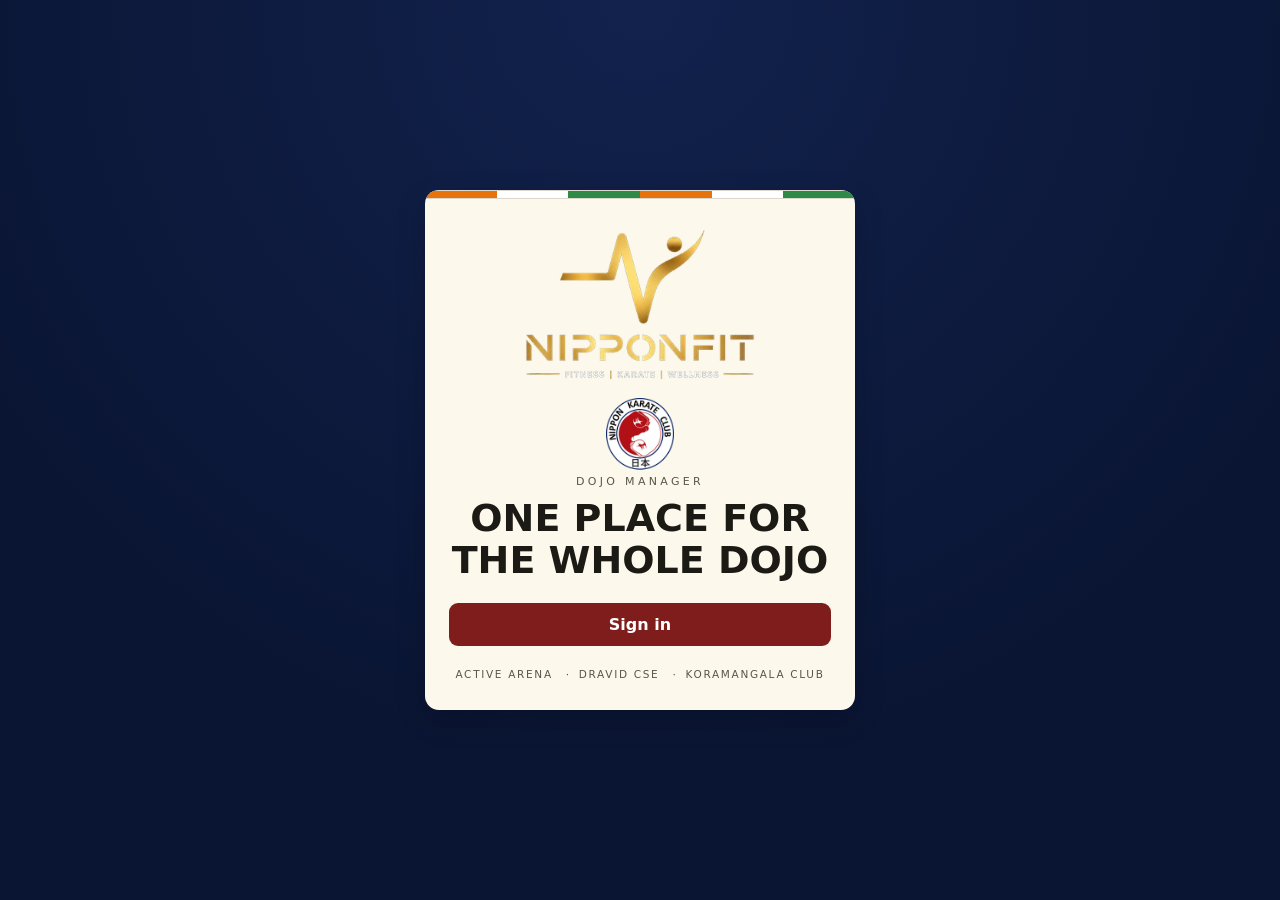
<file: index.html>
<!doctype html>
<html lang="en">
<head>
<meta charset="utf-8" />
<meta name="viewport" content="width=device-width, initial-scale=1, viewport-fit=cover" />
<title>Nippon Fit — Dojo Manager</title>
<meta name="description" content="Nippon Karate Club — attendance, fees, grading and medals." />
<meta name="theme-color" content="#0a1533" />
<link rel="manifest" href="manifest.json" />
<link rel="icon" href="icon-192.png" />
<link rel="apple-touch-icon" href="icon-192.png" />
<link rel="stylesheet" href="styles.css" />

<!-- Your Supabase address and key. The only file you ever edit. -->
<script src="config.js"></script>

<script>
/* Escape hatch: app.nipponfit.com/?reset signs you out, clears the saved
   app and returns you to the start. Kept from the old app because it is
   the one thing that can always get you unstuck. */
(function () {
  if (location.search.indexOf("reset") === -1) return;
  try { localStorage.clear(); sessionStorage.clear(); } catch (e) {}
  if (navigator.serviceWorker?.getRegistrations) {
    navigator.serviceWorker.getRegistrations().then(function (rs) {
      rs.forEach(function (r) { r.unregister(); });
    });
  }
  if (window.caches?.keys) {
    caches.keys().then(function (ks) { ks.forEach(function (k) { caches.delete(k); }); });
  }
  setTimeout(function () { location.replace("/"); }, 400);
})();
</script>

<script>
/* If anything goes wrong, say so on screen rather than showing nothing. */
window.addEventListener("error", function (e) { window.__nfShowError?.(e.message, e.filename, e.lineno); });
window.addEventListener("unhandledrejection", function (e) { window.__nfShowError?.(e.reason?.message || String(e.reason)); });
</script>
</head>

<body>
<div id="root"></div>

<noscript>
  <p style="color:#fff;padding:20px;font-family:sans-serif">
    This app needs JavaScript switched on.
  </p>
</noscript>

<script type="module" src="js/app.js"></script>
</body>
</html>
</file>
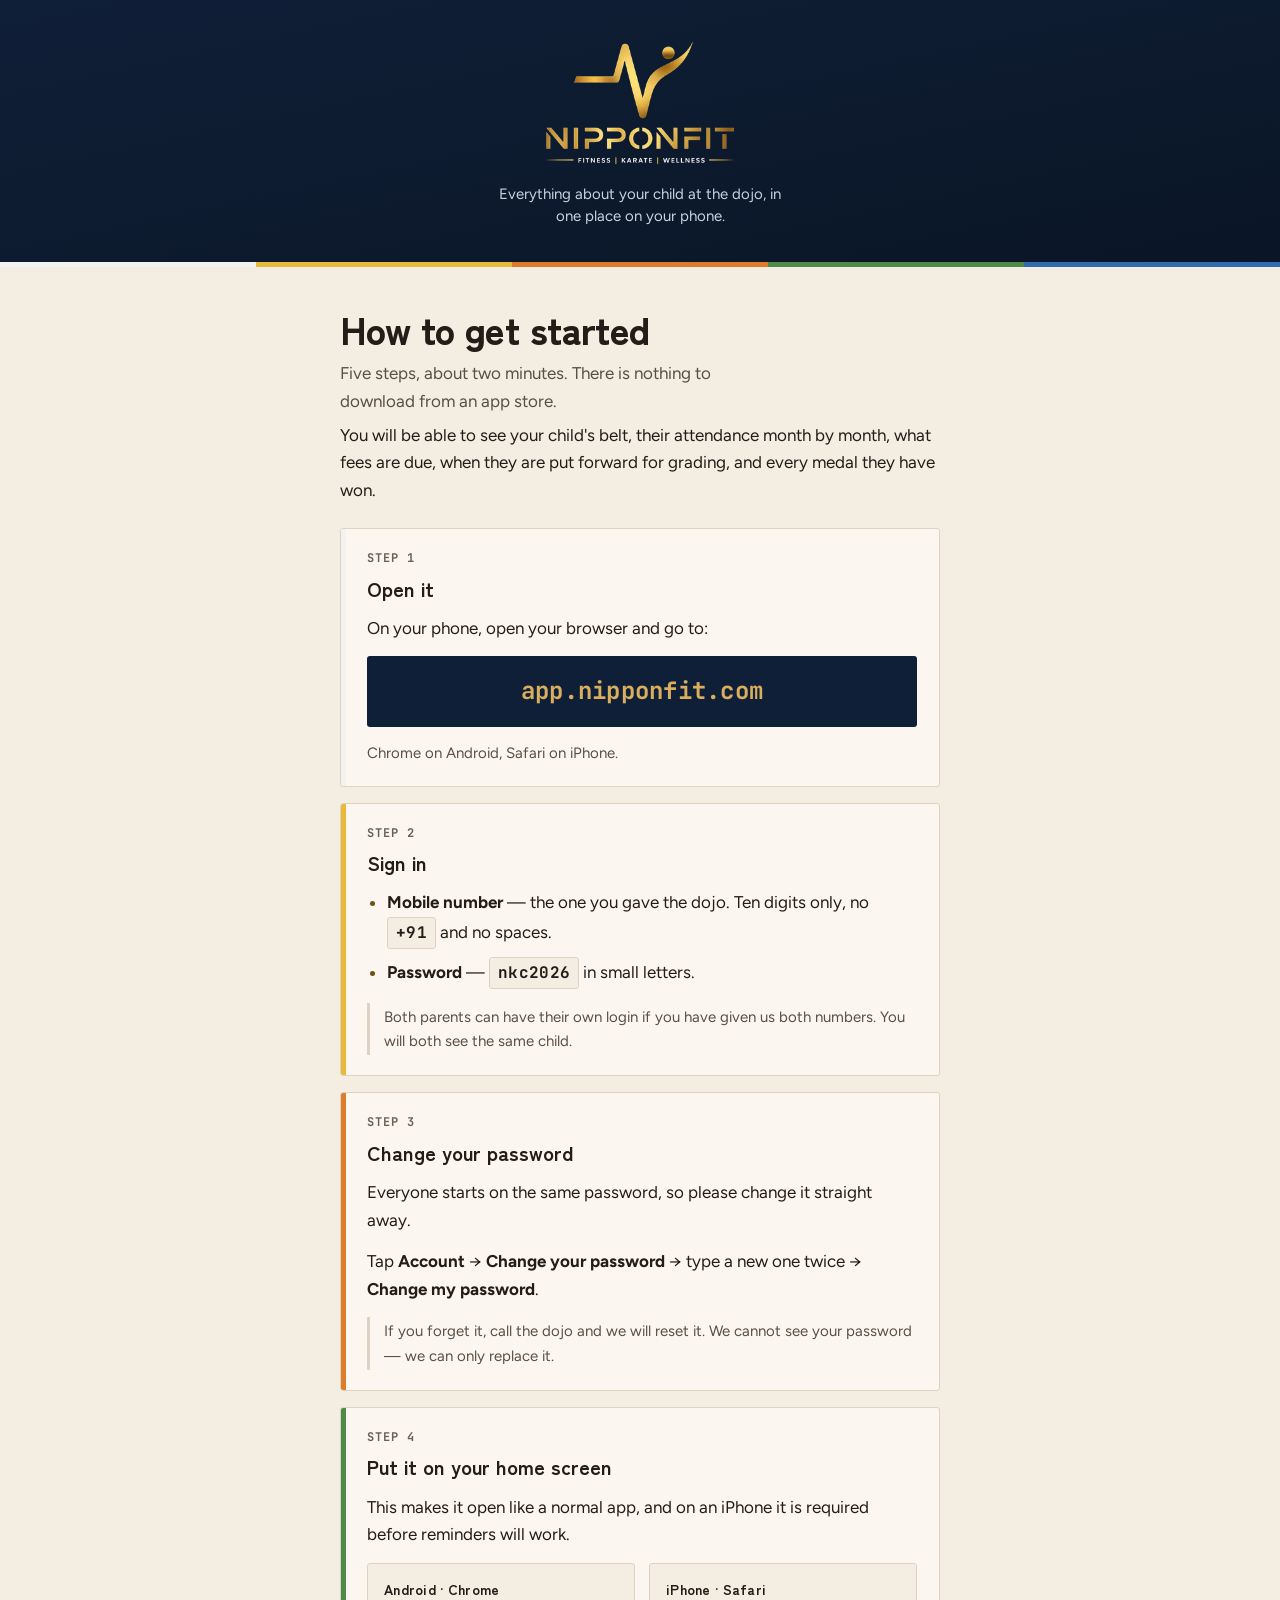
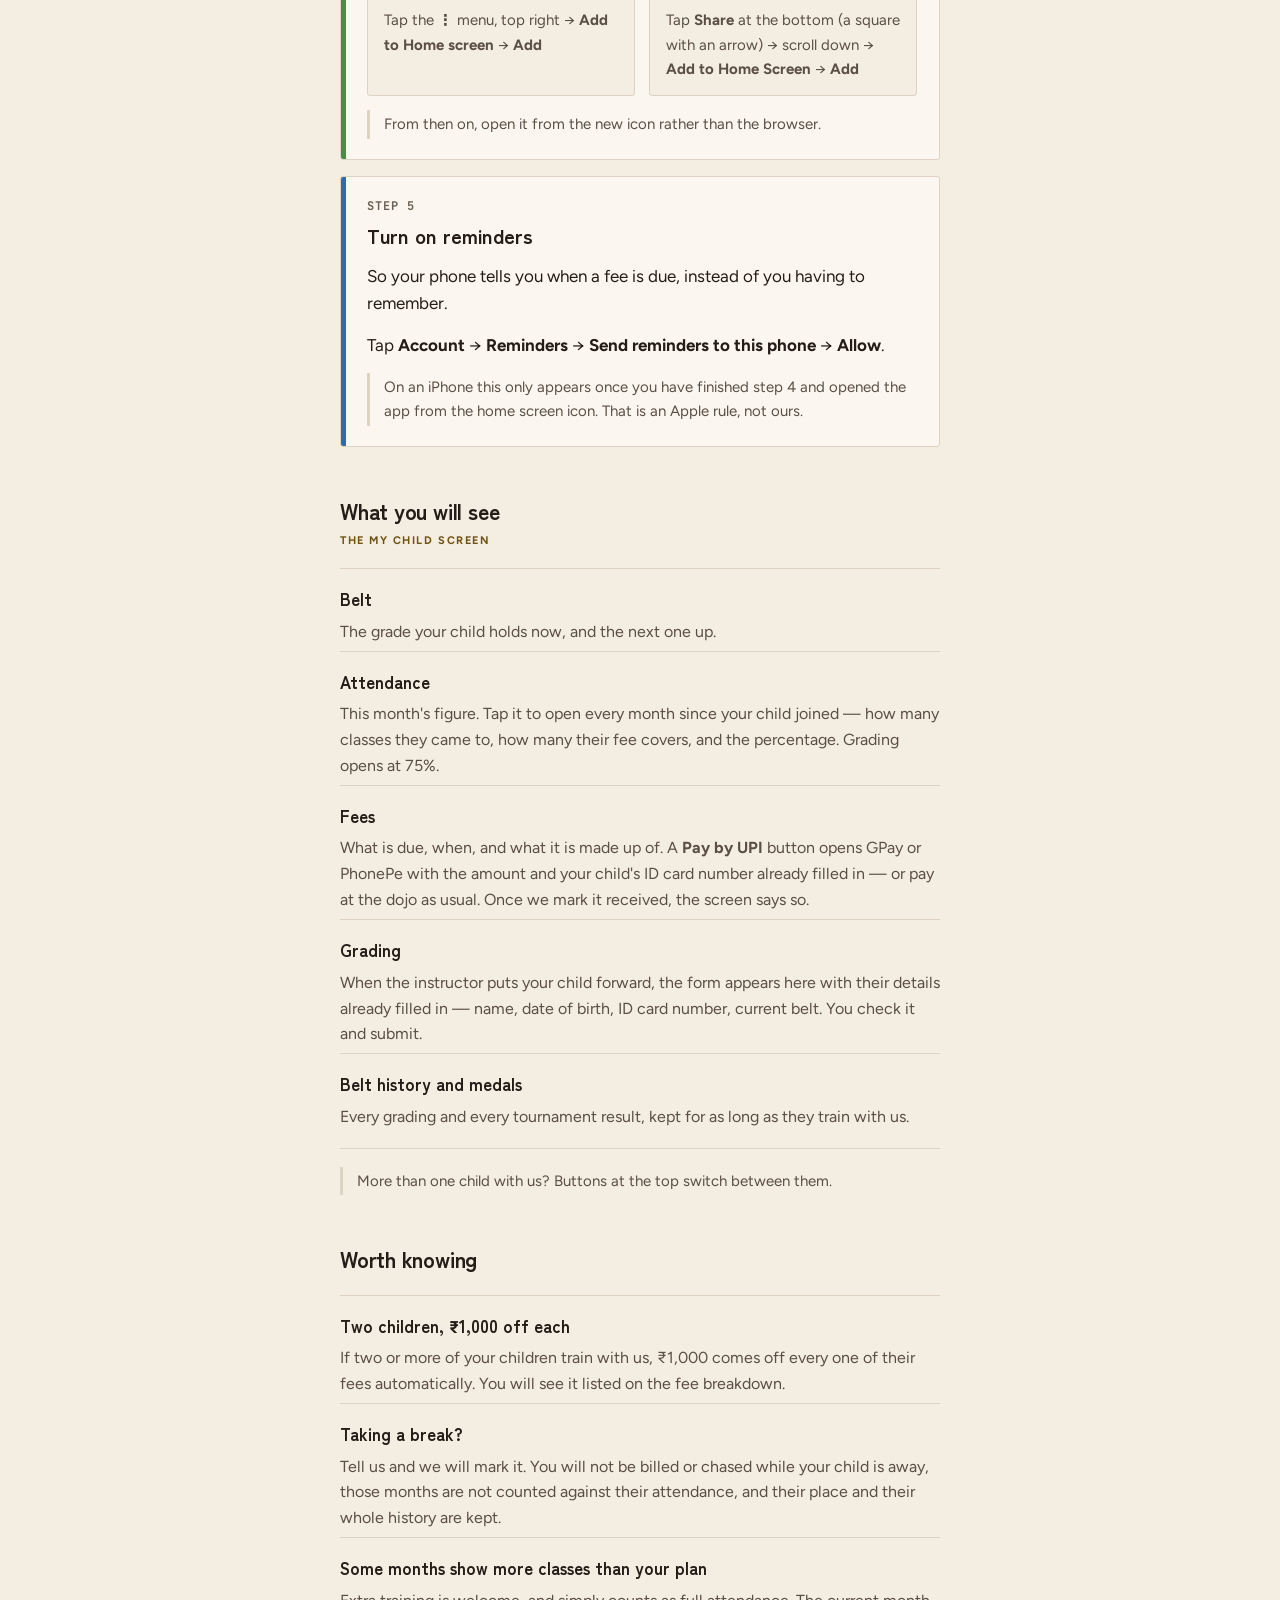
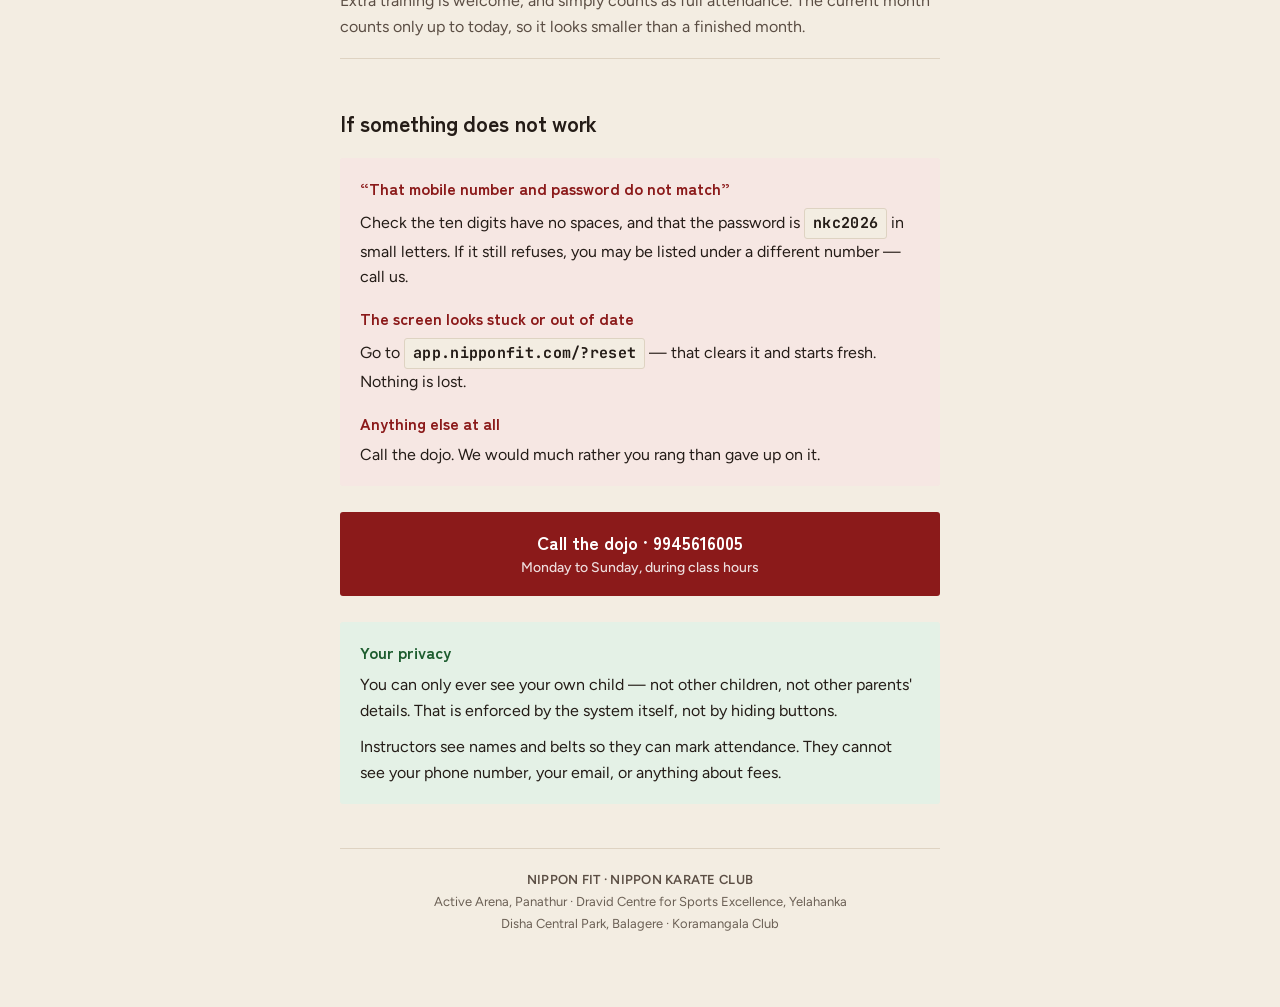
<file: guide.html>
<!doctype html>
<html lang="en">
<head>
<meta charset="utf-8">
<meta name="viewport" content="width=device-width, initial-scale=1">
<meta name="description" content="How to set up the Nippon Karate Club app: five steps, about two minutes.">
<meta name="theme-color" content="#101F38">
<link rel="icon" href="icon-192.png">
</head>
<body>
<title>Nippon Fit for Parents</title>
<link rel="preconnect" href="https://fonts.googleapis.com">
<link rel="preconnect" href="https://fonts.gstatic.com" crossorigin>
<link rel="stylesheet" href="https://fonts.googleapis.com/css2?family=Zen+Kaku+Gothic+New:wght@500;700;900&family=Figtree:wght@400;500;600;700&family=JetBrains+Mono:wght@500;700&display=swap">

<style>
  /* ---------------------------------------------------------------
     Palette taken from the club's own things: the gold of the logo,
     the navy of the app, the cream of its paper, the maroon of the
     seal. Neutrals lean warm-brown rather than grey, so they sit
     with the gold instead of fighting it.
     --------------------------------------------------------------- */
  :root {
    --night:      #101F38;
    --night-deep: #0A1626;
    --gold:       #B8892F;
    --gold-text:  #6F5214;
    --gold-bright:#D9AE5C;
    --paper:      #F3EDE2;
    --card:       #FBF7F0;
    --ink:        #241C17;
    --ink-soft:   #5B4E44;
    --ink-faint:  #6B6055;
    --rule:       #DED3C2;
    --seal:       #8B1A1A;
    --seal-wash:  #F6E7E3;
    --ok:         #1C5C2E;
    --ok-wash:    #E4F1E6;
    --on-seal:    #FFFFFF;
    --seal-hover: #6E1414;

    --belt-1: #F2F2F0;
    --belt-2: #E8B93B;
    --belt-3: #DE7C2B;
    --belt-4: #4C8B4A;
    --belt-5: #2F6BAF;
  }

  @media (prefers-color-scheme: dark) {
    :root:not([data-theme="light"]) {
      --night:      #0C1828;
      --night-deep: #060E19;
      --gold:       #D9AE5C;
      --gold-text:  #E0B96E;
      --gold-bright:#EBCB8B;
      --paper:      #14100D;
      --card:       #1D1813;
      --ink:        #F0E7D9;
      --ink-soft:   #C0B3A3;
      --ink-faint:  #8C7F71;
      --rule:       #332B22;
      --seal:       #E28C82;
      --seal-wash:  #2E1A17;
      --ok:         #8FD3A2;
      --ok-wash:    #16281B;
      --on-seal:    #24100E;
      --seal-hover: #EBA79E;
    }
  }

  :root[data-theme="dark"] {
    --night:      #0C1828;
    --night-deep: #060E19;
    --gold:       #D9AE5C;
    --gold-text:  #E0B96E;
    --gold-bright:#EBCB8B;
    --paper:      #14100D;
    --card:       #1D1813;
    --ink:        #F0E7D9;
    --ink-soft:   #C0B3A3;
    --ink-faint:  #8C7F71;
    --rule:       #332B22;
    --seal:       #E28C82;
    --seal-wash:  #2E1A17;
    --ok:         #8FD3A2;
    --ok-wash:    #16281B;
    --on-seal:    #24100E;
    --seal-hover: #EBA79E;
  }

  * { box-sizing: border-box; }

  body {
    margin: 0;
    background: var(--paper);
    color: var(--ink);
    font-family: "Figtree", ui-sans-serif, system-ui, -apple-system, "Segoe UI", sans-serif;
    font-size: 17px;
    line-height: 1.62;
    -webkit-text-size-adjust: 100%;
  }

  .wrap { max-width: 640px; margin: 0 auto; padding: 0 20px 72px; }

  /* --- masthead: the logo is gold on transparent, so it needs night --- */
  .masthead {
    background: linear-gradient(168deg, var(--night) 0%, var(--night-deep) 100%);
    padding: 40px 20px 34px;
    text-align: center;
  }
  .masthead img { width: 190px; max-width: 62%; height: auto; display: block; margin: 0 auto; }
  .masthead p {
    margin: 18px auto 0;
    max-width: 30ch;
    color: #C9D3E2;
    font-size: 15px;
    line-height: 1.5;
  }
  .belt-strip { display: flex; height: 5px; }
  .belt-strip span { flex: 1; }

  h1 {
    font-family: "Zen Kaku Gothic New", "Figtree", sans-serif;
    font-weight: 900;
    font-size: clamp(28px, 7vw, 38px);
    line-height: 1.15;
    letter-spacing: -0.015em;
    text-wrap: balance;
    margin: 40px 0 10px;
  }
  .standfirst { color: var(--ink-soft); font-size: 17px; margin: 0 0 6px; max-width: 34ch; }

  h2 {
    font-family: "Zen Kaku Gothic New", "Figtree", sans-serif;
    font-weight: 700;
    font-size: 22px;
    letter-spacing: -0.01em;
    text-wrap: balance;
    margin: 46px 0 4px;
  }

  .eyebrow {
    font-family: "Figtree", sans-serif;
    font-weight: 700;
    font-size: 11px;
    letter-spacing: 0.14em;
    text-transform: uppercase;
    color: var(--gold-text);
    margin: 0 0 14px;
  }

  p { margin: 0 0 14px; }
  a { color: var(--seal); }
  strong { font-weight: 700; }

  /* --- the five steps: a real sequence, so the belt order carries it --- */
  .steps { display: flex; flex-direction: column; gap: 16px; margin: 24px 0 0; }

  .step {
    position: relative;
    background: var(--card);
    border: 1px solid var(--rule);
    border-radius: 3px;
    padding: 20px 22px 20px 26px;
    overflow: hidden;
  }
  .step::before {
    content: "";
    position: absolute;
    inset: 0 auto 0 0;
    width: 5px;
    background: var(--rail, var(--gold));
  }
  .step:nth-child(1) { --rail: var(--belt-1); }
  .step:nth-child(2) { --rail: var(--belt-2); }
  .step:nth-child(3) { --rail: var(--belt-3); }
  .step:nth-child(4) { --rail: var(--belt-4); }
  .step:nth-child(5) { --rail: var(--belt-5); }

  .step-n {
    font-family: "JetBrains Mono", ui-monospace, monospace;
    font-weight: 700;
    font-size: 12px;
    letter-spacing: 0.08em;
    color: var(--ink-faint);
    display: block;
    margin-bottom: 4px;
  }
  .step h3 {
    font-family: "Zen Kaku Gothic New", "Figtree", sans-serif;
    font-weight: 700;
    font-size: 20px;
    margin: 0 0 10px;
    text-wrap: balance;
  }
  .step p:last-child, .step ul:last-child { margin-bottom: 0; }

  /* --- things they must type exactly --- */
  .typed {
    display: inline-block;
    font-family: "JetBrains Mono", ui-monospace, monospace;
    font-weight: 700;
    font-size: 0.94em;
    background: var(--paper);
    border: 1px solid var(--rule);
    border-radius: 3px;
    padding: 2px 8px;
    letter-spacing: 0.02em;
  }
  .address {
    display: block;
    font-family: "JetBrains Mono", ui-monospace, monospace;
    font-weight: 700;
    font-size: clamp(19px, 5.2vw, 24px);
    text-align: center;
    background: var(--night);
    color: var(--gold-bright);
    border-radius: 3px;
    padding: 16px 12px;
    margin: 4px 0 14px;
    letter-spacing: 0.01em;
    text-decoration: none;
    word-break: break-all;
  }
  .address:hover, .address:focus-visible { color: #fff; }

  ul { margin: 0 0 14px; padding-left: 20px; }
  li { margin-bottom: 8px; }
  li::marker { color: var(--gold-text); }

  .phone-note {
    font-size: 15px;
    color: var(--ink-soft);
    border-left: 3px solid var(--rule);
    padding: 2px 0 2px 14px;
    margin: 14px 0 0;
  }

  /* --- the two phones, side by side --- */
  .devices { display: grid; gap: 14px; margin-top: 14px; }
  @media (min-width: 520px) { .devices { grid-template-columns: 1fr 1fr; } }
  .device {
    background: var(--paper);
    border: 1px solid var(--rule);
    border-radius: 3px;
    padding: 14px 16px;
  }
  .device h4 {
    font-family: "Zen Kaku Gothic New", "Figtree", sans-serif;
    font-size: 14px;
    letter-spacing: 0.02em;
    margin: 0 0 8px;
    color: var(--ink);
  }
  .device p { font-size: 15px; margin: 0; color: var(--ink-soft); }

  /* --- reference blocks --- */
  .facts { display: flex; flex-direction: column; gap: 2px; margin-top: 18px; }
  .fact {
    border-top: 1px solid var(--rule);
    padding: 16px 0 4px;
  }
  .fact:last-child { border-bottom: 1px solid var(--rule); padding-bottom: 18px; }
  .fact h4 {
    font-family: "Zen Kaku Gothic New", "Figtree", sans-serif;
    font-weight: 700;
    font-size: 17px;
    margin: 0 0 6px;
  }
  .fact p { margin: 0; color: var(--ink-soft); font-size: 16px; }

  /* --- trouble --- */
  .trouble {
    background: var(--seal-wash);
    border-radius: 3px;
    padding: 18px 20px;
    margin-top: 18px;
  }
  .trouble h4 {
    font-family: "Zen Kaku Gothic New", "Figtree", sans-serif;
    font-size: 16px;
    margin: 0 0 6px;
    color: var(--seal);
  }
  .trouble p { font-size: 16px; margin: 0 0 16px; }
  .trouble > :last-child { margin-bottom: 0; }

  .help {
    display: block;
    text-align: center;
    background: var(--seal);
    color: var(--on-seal);
    text-decoration: none;
    font-family: "Zen Kaku Gothic New", "Figtree", sans-serif;
    font-weight: 700;
    font-size: 18px;
    border-radius: 3px;
    padding: 16px;
    margin-top: 26px;
  }
  .help span { display: block; font-family: "Figtree", sans-serif; font-weight: 500; font-size: 14px; opacity: .85; }
  .help:hover, .help:focus-visible { background: var(--seal-hover); color: var(--on-seal); }

  .privacy {
    background: var(--ok-wash);
    border-radius: 3px;
    padding: 18px 20px;
    margin-top: 26px;
  }
  .privacy h4 {
    font-family: "Zen Kaku Gothic New", "Figtree", sans-serif;
    font-size: 16px;
    margin: 0 0 6px;
    color: var(--ok);
  }
  .privacy p { margin: 0 0 10px; font-size: 16px; }
  .privacy > :last-child { margin-bottom: 0; }

  footer {
    margin-top: 44px;
    padding-top: 20px;
    border-top: 1px solid var(--rule);
    color: var(--ink-faint);
    font-size: 13px;
    line-height: 1.7;
    text-align: center;
  }
  footer strong { color: var(--ink-soft); font-weight: 600; letter-spacing: 0.02em; }

  a:focus-visible, .step:focus-visible { outline: 2px solid var(--gold); outline-offset: 3px; }
</style>

<div class="masthead">
  <img src="[data-uri]" alt="Nippon Fit — fitness, karate, wellness">
  <p>Everything about your child at the dojo, in one place on your phone.</p>
</div>
<div class="belt-strip" aria-hidden="true">
  <span style="background:var(--belt-1)"></span>
  <span style="background:var(--belt-2)"></span>
  <span style="background:var(--belt-3)"></span>
  <span style="background:var(--belt-4)"></span>
  <span style="background:var(--belt-5)"></span>
</div>

<div class="wrap">

  <h1>How to get started</h1>
  <p class="standfirst">Five steps, about two minutes. There is nothing to download from an app store.</p>

  <p>You will be able to see your child's belt, their attendance month by month, what fees are
  due, when they are put forward for grading, and every medal they have won.</p>

  <div class="steps">

    <div class="step">
      <span class="step-n">STEP 1</span>
      <h3>Open it</h3>
      <p>On your phone, open your browser and go to:</p>
      <a class="address" href="https://app.nipponfit.com">app.nipponfit.com</a>
      <p style="margin:0;color:var(--ink-soft);font-size:15px">Chrome on Android, Safari on iPhone.</p>
    </div>

    <div class="step">
      <span class="step-n">STEP 2</span>
      <h3>Sign in</h3>
      <ul>
        <li><strong>Mobile number</strong> — the one you gave the dojo. Ten digits only, no
          <span class="typed">+91</span> and no spaces.</li>
        <li><strong>Password</strong> — <span class="typed">nkc2026</span> in small letters.</li>
      </ul>
      <p class="phone-note">Both parents can have their own login if you have given us both
      numbers. You will both see the same child.</p>
    </div>

    <div class="step">
      <span class="step-n">STEP 3</span>
      <h3>Change your password</h3>
      <p>Everyone starts on the same password, so please change it straight away.</p>
      <p>Tap <strong>Account</strong> → <strong>Change your password</strong> → type a new one
      twice → <strong>Change my password</strong>.</p>
      <p class="phone-note">If you forget it, call the dojo and we will reset it. We cannot see
      your password — we can only replace it.</p>
    </div>

    <div class="step">
      <span class="step-n">STEP 4</span>
      <h3>Put it on your home screen</h3>
      <p>This makes it open like a normal app, and on an iPhone it is required before reminders
      will work.</p>
      <div class="devices">
        <div class="device">
          <h4>Android · Chrome</h4>
          <p>Tap the <strong>⋮</strong> menu, top right → <strong>Add to Home screen</strong> →
          <strong>Add</strong></p>
        </div>
        <div class="device">
          <h4>iPhone · Safari</h4>
          <p>Tap <strong>Share</strong> at the bottom (a square with an arrow) → scroll down →
          <strong>Add to Home Screen</strong> → <strong>Add</strong></p>
        </div>
      </div>
      <p class="phone-note">From then on, open it from the new icon rather than the browser.</p>
    </div>

    <div class="step">
      <span class="step-n">STEP 5</span>
      <h3>Turn on reminders</h3>
      <p>So your phone tells you when a fee is due, instead of you having to remember.</p>
      <p>Tap <strong>Account</strong> → <strong>Reminders</strong> →
      <strong>Send reminders to this phone</strong> → <strong>Allow</strong>.</p>
      <p class="phone-note">On an iPhone this only appears once you have finished step 4 and
      opened the app from the home screen icon. That is an Apple rule, not ours.</p>
    </div>

  </div>

  <h2>What you will see</h2>
  <p class="eyebrow">The My child screen</p>
  <div class="facts">
    <div class="fact">
      <h4>Belt</h4>
      <p>The grade your child holds now, and the next one up.</p>
    </div>
    <div class="fact">
      <h4>Attendance</h4>
      <p>This month's figure. Tap it to open every month since your child joined — how many
      classes they came to, how many their fee covers, and the percentage. Grading opens
      at 75%.</p>
    </div>
    <div class="fact">
      <h4>Fees</h4>
      <p>What is due, when, and what it is made up of. A <strong>Pay by UPI</strong> button opens
      GPay or PhonePe with the amount and your child's ID card number already filled in — or pay
      at the dojo as usual. Once we mark it received, the screen says so.</p>
    </div>
    <div class="fact">
      <h4>Grading</h4>
      <p>When the instructor puts your child forward, the form appears here with their details
      already filled in — name, date of birth, ID card number, current belt. You check it and
      submit.</p>
    </div>
    <div class="fact">
      <h4>Belt history and medals</h4>
      <p>Every grading and every tournament result, kept for as long as they train with us.</p>
    </div>
  </div>
  <p class="phone-note" style="margin-top:18px">More than one child with us? Buttons at the top
  switch between them.</p>

  <h2>Worth knowing</h2>
  <div class="facts">
    <div class="fact">
      <h4>Two children, ₹1,000 off each</h4>
      <p>If two or more of your children train with us, ₹1,000 comes off every one of their fees
      automatically. You will see it listed on the fee breakdown.</p>
    </div>
    <div class="fact">
      <h4>Taking a break?</h4>
      <p>Tell us and we will mark it. You will not be billed or chased while your child is away,
      those months are not counted against their attendance, and their place and their whole
      history are kept.</p>
    </div>
    <div class="fact">
      <h4>Some months show more classes than your plan</h4>
      <p>Extra training is welcome, and simply counts as full attendance. The current month
      counts only up to today, so it looks smaller than a finished month.</p>
    </div>
  </div>

  <h2>If something does not work</h2>
  <div class="trouble">
    <h4>“That mobile number and password do not match”</h4>
    <p>Check the ten digits have no spaces, and that the password is
    <span class="typed">nkc2026</span> in small letters. If it still refuses, you may be listed
    under a different number — call us.</p>

    <h4>The screen looks stuck or out of date</h4>
    <p>Go to <span class="typed">app.nipponfit.com/?reset</span> — that clears it and starts
    fresh. Nothing is lost.</p>

    <h4>Anything else at all</h4>
    <p>Call the dojo. We would much rather you rang than gave up on it.</p>
  </div>

  <a class="help" href="tel:+919945616005">Call the dojo · 9945616005
    <span>Monday to Sunday, during class hours</span></a>

  <div class="privacy">
    <h4>Your privacy</h4>
    <p>You can only ever see your own child — not other children, not other parents' details.
    That is enforced by the system itself, not by hiding buttons.</p>
    <p>Instructors see names and belts so they can mark attendance. They cannot see your phone
    number, your email, or anything about fees.</p>
  </div>

  <footer>
    <strong>NIPPON FIT · NIPPON KARATE CLUB</strong><br>
    Active Arena, Panathur · Dravid Centre for Sports Excellence, Yelahanka<br>
    Disha Central Park, Balagere · Koramangala Club
  </footer>

</div>
</body>
</html>
</file>
<file: styles.css>
/* =====================================================================
   NIPPON FIT — all styling, in one readable file
   Colours are defined once at the top. Change them here and they change
   everywhere.
   ===================================================================== */

:root {
  --navy-deep: #0a1533;
  --navy: #12224d;
  --cream: #fdf8ec;
  --cream-dim: #f3ecdb;
  --ink: #1c1a15;
  --ink-soft: #5b5648;
  --maroon: #7f1d1d;
  --maroon-dark: #641717;
  --gold: #c9a227;
  --line: #e2d9c3;
  --green: #2e8b45;
  --amber: #e8730b;
  --red: #b3261e;

  --radius: 14px;
  --pad: 16px;
  --shadow: 0 10px 30px rgba(0, 0, 0, 0.18);
  --font: "Segoe UI", system-ui, -apple-system, "Helvetica Neue", sans-serif;
}

* { box-sizing: border-box; }

html, body {
  margin: 0;
  padding: 0;
  font-family: var(--font);
  color: var(--ink);
  background: var(--navy-deep);
  -webkit-text-size-adjust: 100%;
}

/* ===================================================================
   Landing and sign-in
   =================================================================== */

.screen-centre {
  min-height: 100dvh;
  display: flex;
  align-items: center;
  justify-content: center;
  padding: 20px;
  background: radial-gradient(circle at 50% 0%, var(--navy) 0%, var(--navy-deep) 70%);
}

.panel {
  width: 100%;
  max-width: 430px;
  background: var(--cream);
  border-radius: var(--radius);
  box-shadow: var(--shadow);
  overflow: hidden;
}

.panel-body { padding: 26px 24px 30px; text-align: center; }

/* The hairlines matter: the middle stripe is white, and on the cream
   sign-in panel a white band with no edge looks like a printing fault
   rather than part of the tricolour. */
.belt-strip {
  display: flex;
  height: 9px;                 /* 7px of colour plus the two hairlines */
  border-top: 1px solid rgba(20, 16, 10, 0.14);
  border-bottom: 1px solid rgba(20, 16, 10, 0.14);
}
.belt-strip i { flex: 1; }

.brand-word {
  font-size: 30px;
  font-weight: 800;
  letter-spacing: 0.16em;
  color: var(--gold);
  margin: 6px 0 2px;
}

.brand-sub {
  font-size: 10.5px;
  letter-spacing: 0.28em;
  color: var(--ink-soft);
  text-transform: uppercase;
  margin-bottom: 20px;
}

.eyebrow {
  font-size: 11px;
  letter-spacing: 0.3em;
  text-transform: uppercase;
  color: var(--ink-soft);
  margin-bottom: 10px;
}

.headline {
  font-size: 30px;
  line-height: 1.1;
  font-weight: 800;
  text-transform: uppercase;
  margin: 0 0 22px;
}

.dojo-strip {
  display: flex;
  flex-wrap: wrap;
  gap: 8px;
  justify-content: center;
  margin-top: 22px;
  font-size: 10.5px;
  letter-spacing: 0.16em;
  text-transform: uppercase;
  color: var(--ink-soft);
}
.dojo-strip span:not(:last-child)::after { content: " ·"; margin-left: 8px; }

/* ===================================================================
   Buttons, inputs
   =================================================================== */

.btn {
  appearance: none;
  border: 0;
  border-radius: 9px;
  background: var(--maroon);
  color: #fff;
  font: inherit;
  font-weight: 600;
  padding: 12px 20px;
  cursor: pointer;
  transition: background 0.15s;
}
.btn:hover { background: var(--maroon-dark); }
.btn:disabled { opacity: 0.55; cursor: default; }
.btn.wide { width: 100%; }
.btn.quiet { background: transparent; color: var(--maroon); border: 1px solid var(--line); }
.btn.quiet:hover { background: var(--cream-dim); }
.btn.small { padding: 7px 13px; font-size: 13px; }

.field { display: block; text-align: left; margin-bottom: 14px; }
.field-label {
  display: block;
  font-size: 11px;
  letter-spacing: 0.14em;
  text-transform: uppercase;
  color: var(--ink-soft);
  margin-bottom: 6px;
}

.input {
  width: 100%;
  padding: 12px 13px;
  border: 1px solid var(--line);
  border-radius: 9px;
  background: #fff;
  font: inherit;
  color: var(--ink);
}
.input:focus { outline: 2px solid var(--gold); outline-offset: 1px; }

.help {
  font-size: 12.5px;
  line-height: 1.6;
  color: var(--ink-soft);
  margin-top: 16px;
}

/* ===================================================================
   The signed-in app
   =================================================================== */

.app { min-height: 100dvh; background: var(--cream-dim); }

.topbar {
  background: var(--navy-deep);
  color: #fff;
  padding: 12px 16px;
  display: flex;
  align-items: center;
  justify-content: space-between;
  gap: 12px;
}
.topbar-name { font-weight: 700; font-size: 15px; }
.topbar-role {
  font-size: 10.5px;
  letter-spacing: 0.2em;
  text-transform: uppercase;
  opacity: 0.7;
}

.tabs {
  display: flex;
  gap: 4px;
  overflow-x: auto;
  background: var(--navy);
  padding: 0 8px;
  scrollbar-width: none;
}
.tabs::-webkit-scrollbar { display: none; }

.tab {
  appearance: none;
  border: 0;
  background: transparent;
  color: rgba(255, 255, 255, 0.65);
  font: inherit;
  font-size: 13px;
  padding: 12px 14px;
  white-space: nowrap;
  cursor: pointer;
  border-bottom: 3px solid transparent;
}
.tab[data-on="1"] { color: #fff; border-bottom-color: var(--gold); font-weight: 600; }

.content { padding: var(--pad); max-width: 900px; margin: 0 auto; }

.card {
  background: var(--cream);
  border: 1px solid var(--line);
  border-radius: var(--radius);
  padding: 18px;
  margin-bottom: 16px;
}
.card-title { margin: 0 0 3px; font-size: 17px; }
.card-sub { margin: 0 0 14px; font-size: 13px; color: var(--ink-soft); }

/* Statistics row */
.stats { display: grid; grid-template-columns: repeat(auto-fit, minmax(130px, 1fr)); gap: 12px; }
.stat { background: #fff; border: 1px solid var(--line); border-radius: 11px; padding: 14px; }
.stat-value { font-size: 24px; font-weight: 700; }
.stat-label { font-size: 11px; letter-spacing: 0.1em; text-transform: uppercase; color: var(--ink-soft); margin-top: 2px; }
.stat-note { font-size: 12px; color: var(--ink-soft); margin-top: 5px; }

/* Tables scroll sideways rather than breaking the page */
.table-wrap { overflow-x: auto; -webkit-overflow-scrolling: touch; }
.table { width: 100%; border-collapse: collapse; font-size: 14px; }
.table th {
  text-align: left;
  font-size: 10.5px;
  letter-spacing: 0.12em;
  text-transform: uppercase;
  color: var(--ink-soft);
  padding: 8px 10px;
  border-bottom: 1px solid var(--line);
  white-space: nowrap;
}
.table td { padding: 10px; border-bottom: 1px solid var(--line); }
.table tr:last-child td { border-bottom: 0; }
.table .num { text-align: right; white-space: nowrap; }

/* States */
.loading { text-align: center; padding: 30px 10px; color: var(--ink-soft); }
.spinner {
  width: 26px; height: 26px; margin: 0 auto 10px;
  border: 3px solid var(--line); border-top-color: var(--maroon);
  border-radius: 50%; animation: spin 0.8s linear infinite;
}
@keyframes spin { to { transform: rotate(360deg); } }

.error-box {
  background: #fdecea;
  border: 1px solid #f3c0bb;
  border-left: 4px solid var(--red);
  border-radius: 9px;
  padding: 13px 15px;
  margin-bottom: 14px;
}
.error-box strong { display: block; margin-bottom: 4px; }
.error-box p { margin: 0; font-size: 13.5px; }

.empty { color: var(--ink-soft); font-size: 14px; padding: 12px 0; }
.muted { color: var(--ink-soft); font-size: 12.5px; }

.notice-banner {
  background: #fff6e0;
  border: 1px solid #f0d9a0;
  border-left: 4px solid var(--amber);
  border-radius: 9px;
  padding: 13px 15px;
  margin-bottom: 16px;
}

.pill {
  display: inline-block;
  font-size: 11px;
  font-weight: 600;
  padding: 3px 9px;
  border-radius: 999px;
  background: var(--cream-dim);
  color: var(--ink-soft);
}
.pill.paid { background: #e4f4e8; color: #1d6b32; }
.pill.due { background: #fff2d8; color: #8a5a00; }
.pill.overdue { background: #fdecea; color: #96261d; }

.toast {
  position: fixed;
  left: 50%;
  bottom: 24px;
  transform: translateX(-50%);
  background: var(--navy-deep);
  color: #fff;
  padding: 11px 20px;
  border-radius: 999px;
  font-size: 14px;
  box-shadow: var(--shadow);
  z-index: 500;
}

@media (min-width: 700px) {
  .content { padding: 24px; }
  .headline { font-size: 38px; }
}

/* ===================================================================
   The logo, and its animation on the landing and sign-in screens
   ------------------------------------------------------------------
   The mark rises and fades in, then a gold shimmer sweeps across it —
   masked to the shape of the logo itself, so the light only touches the
   letters and never the background behind them.
   =================================================================== */

.logo-wrap {
  position: relative;
  display: inline-block;
  width: 230px;
  max-width: 74%;
  margin: 4px auto 2px;
}

.logo {
  display: block;
  width: 100%;
  height: auto;
  animation: logo-rise 900ms cubic-bezier(0.2, 0.7, 0.3, 1) both;
}

.logo-shine {
  position: absolute;
  inset: 0;
  pointer-events: none;
  background: linear-gradient(
    100deg,
    transparent 38%,
    rgba(255, 255, 255, 0.85) 50%,
    transparent 62%
  );
  background-size: 250% 100%;
  background-repeat: no-repeat;
  -webkit-mask-image: url("logo.png");
  mask-image: url("logo.png");
  -webkit-mask-size: contain;
  mask-size: contain;
  -webkit-mask-repeat: no-repeat;
  mask-repeat: no-repeat;
  -webkit-mask-position: center;
  mask-position: center;
  animation: logo-shine 4s ease-in-out 900ms infinite;
}

.seal {
  display: block;
  width: 68px;
  /* height:auto is essential. The <img> carries height="182" as an HTML
     attribute, and without this the browser keeps that height while the
     width shrinks, stretching the seal into an oval. */
  height: auto;
  margin: 12px auto 0;
  animation: logo-rise 900ms cubic-bezier(0.2, 0.7, 0.3, 1) 260ms both;
}

.panel-body .eyebrow,
.panel-body .headline,
.panel-body .btn,
.panel-body .dojo-strip {
  animation: logo-rise 700ms ease-out both;
}
.panel-body .eyebrow    { animation-delay: 380ms; }
.panel-body .headline   { animation-delay: 460ms; }
.panel-body .btn        { animation-delay: 560ms; }
.panel-body .dojo-strip { animation-delay: 660ms; }

@keyframes logo-rise {
  from { opacity: 0; transform: translateY(14px) scale(0.97); }
  to   { opacity: 1; transform: none; }
}

@keyframes logo-shine {
  0%        { background-position: 165% 0; }
  55%, 100% { background-position: -165% 0; }
}

/* Anyone who has asked their phone to reduce motion gets none of it. */
@media (prefers-reduced-motion: reduce) {
  .logo, .seal, .logo-shine,
  .panel-body .eyebrow, .panel-body .headline,
  .panel-body .btn, .panel-body .dojo-strip {
    animation: none;
    opacity: 1;
    transform: none;
  }
}

/* ===================================================================
   Numbered steps - used for grading, where a parent has two things to
   do in order and needs to see at a glance which is done.
   =================================================================== */

.steps { display: flex; flex-direction: column; gap: 14px; }

.step { display: flex; gap: 12px; align-items: flex-start; }

.step-mark {
  flex: 0 0 26px;
  height: 26px;
  border-radius: 50%;
  background: var(--maroon);
  color: #fff;
  font-size: 13px;
  font-weight: 700;
  display: flex;
  align-items: center;
  justify-content: center;
  margin-top: 1px;
}
.step.done .step-mark { background: var(--green); }

.step-body { flex: 1; min-width: 0; }
.step-title { font-weight: 600; margin-bottom: 3px; }
.step-body p { margin: 0 0 9px; }
.step.done .step-title { color: var(--ink-soft); }

/* ===================================================================
   Attendance ticks
   ------------------------------------------------------------------
   A big tick target, because this is used standing up in a dojo with
   one hand. The whole row is the label, so tapping anywhere toggles.
   =================================================================== */

.tick-row {
  display: flex;
  align-items: center;
  gap: 12px;
  padding: 11px 4px;
  border-bottom: 1px solid var(--line);
  cursor: pointer;
  user-select: none;
}
.tick-row:last-of-type { border-bottom: 0; }
.tick-row:active { background: var(--cream-dim); }

.tick {
  flex: 0 0 auto;
  width: 24px;
  height: 24px;
  accent-color: var(--green);
  cursor: pointer;
}

.tick-body { display: flex; flex-direction: column; min-width: 0; }
.tick-name { font-weight: 600; }
.tick-row:has(.tick:checked) .tick-name { color: var(--green); }

/* A missed box is not a breakage — say it plainly, without the alarm. */
.error-box.gentle strong { display: none; }
.error-box.gentle { border-left-color: var(--warn, #c99700); }

/* Birthdays waiting to be wished */
.birthday {
  display: flex; align-items: center; gap: 12px;
  padding: 10px 0; border-bottom: 1px solid var(--line, #e6e2dc);
}
.birthday:last-child { border-bottom: 0; }
.birthday.is-today strong { color: var(--accent, #8b1a1a); }

/* A fee that has been received — quiet, green, and final. */
.paid-note {
  margin: 0;
  padding: 10px 12px;
  border-radius: 8px;
  background: var(--paid-bg, #e7f4ea);
  color: var(--paid-fg, #1c5c2e);
  font-size: 14px;
}

/* A number worth tapping should look like one. */
.stat-open { cursor: pointer; transition: background 0.15s, box-shadow 0.15s; }
.stat-open:hover, .stat-open:focus-visible {
  background: var(--card-hover, #f3ede3);
  box-shadow: 0 0 0 2px var(--accent, #8b1a1a) inset;
  outline: none;
}
.stat-more { margin-top: 6px; font-size: 11px; letter-spacing: .04em; text-transform: uppercase; opacity: .65; }

/* Something went right, and the reader needs to keep reading it. */
.done-box {
  background: var(--ok-wash, #e7f4ea);
  border-left: 4px solid var(--ok, #1c5c2e);
  border-radius: 8px;
  padding: 14px 16px;
  font-size: 15px;
}
.done-box strong { display: block; margin-bottom: 4px; }

/* A laptop has a Caps Lock key; a phone does not. */
.caps-warning {
  margin: -6px 0 10px;
  font-size: 13px;
  font-weight: 600;
  color: var(--warn-fg, #8a5a00);
  background: var(--warn-bg, #fdf1d8);
  border-radius: 6px;
  padding: 6px 10px;
}

/* A secondary action that should not compete with the real one. */
.quiet-link { color: var(--ink-soft, #5B4E44); text-decoration: underline; }
.quiet-link:hover { color: var(--accent, #8b1a1a); }
</file>
